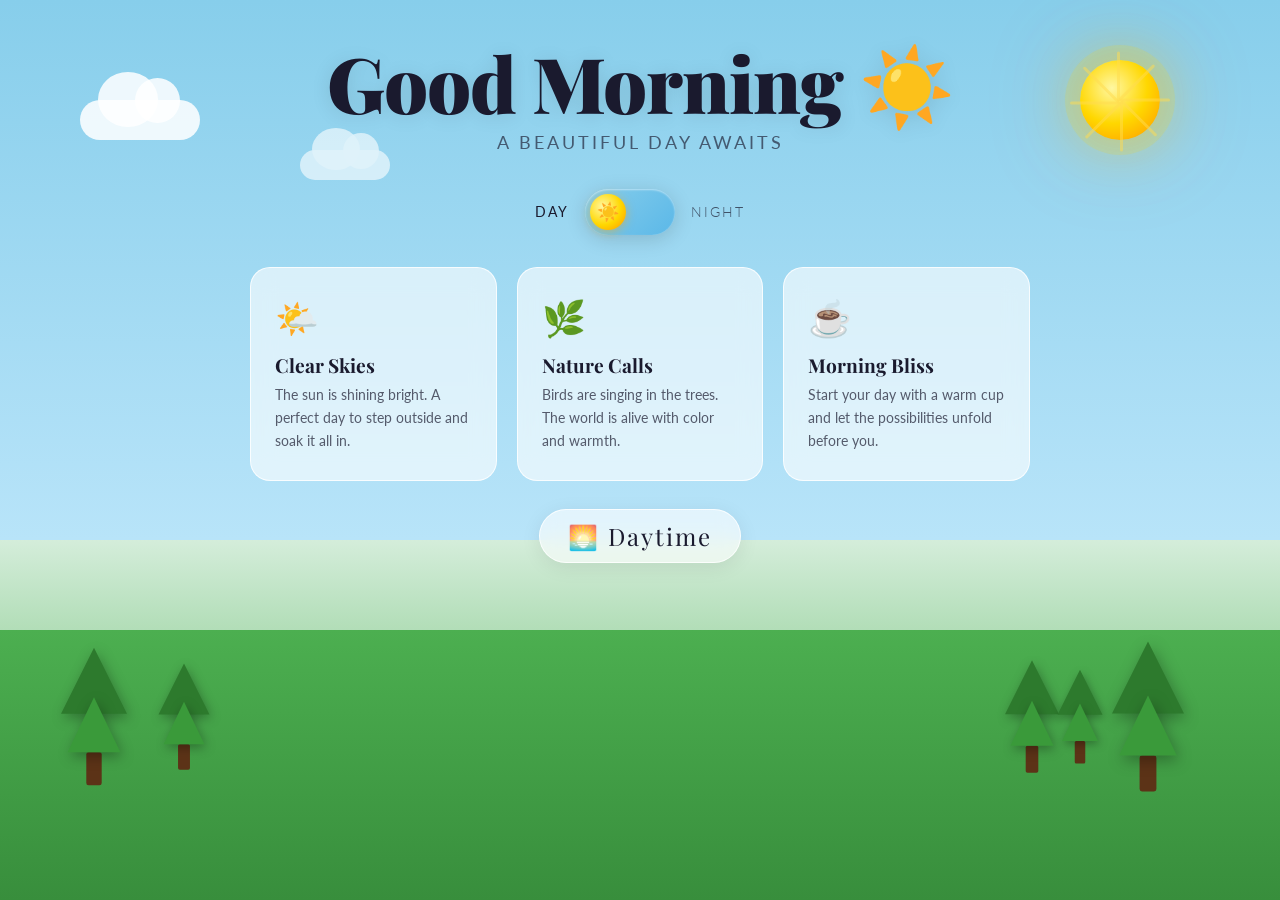
<file: day-night-toggle.html>
<!DOCTYPE html>
<html lang="en">
<head>
  <meta charset="UTF-8" />
  <meta name="viewport" content="width=device-width, initial-scale=1.0"/>
  <title>Day & Night</title>
  <link href="https://fonts.googleapis.com/css2?family=Playfair+Display:wght@400;700;900&family=Lato:wght@300;400&display=swap" rel="stylesheet"/>
  <style>
    *, *::before, *::after { box-sizing: border-box; margin: 0; padding: 0; }

    :root {
      --sky: #87ceeb;
      --ground: #4caf50;
      --text: #1a1a2e;
      --card: rgba(255,255,255,0.6);
      --card-border: rgba(255,255,255,0.8);
      --sun-moon: #FFD700;
      --transition: 1.2s cubic-bezier(0.77, 0, 0.175, 1);
    }

    body {
      font-family: 'Lato', sans-serif;
      min-height: 100vh;
      background: linear-gradient(180deg, var(--sky) 0%, #b8e4f9 60%, #d4edda 60%, var(--ground) 100%);
      display: flex;
      flex-direction: column;
      align-items: center;
      justify-content: flex-start;
      transition: background var(--transition), color var(--transition);
      overflow: hidden;
      position: relative;
    }

    body.night {
      --sky: #0a0e27;
      --ground: #1a3a1a;
      --text: #e8e8f0;
      --card: rgba(20, 25, 60, 0.6);
      --card-border: rgba(100, 120, 200, 0.3);
      background: linear-gradient(180deg, #0a0e27 0%, #1a1f4a 60%, #1a2a1a 60%, #0f2010 100%);
    }

    /* ── SKY ELEMENTS ── */
    .sky-layer {
      position: fixed;
      inset: 0;
      pointer-events: none;
      z-index: 0;
    }

    /* Sun */
    .sun {
      position: absolute;
      top: 60px;
      right: 120px;
      width: 80px;
      height: 80px;
      border-radius: 50%;
      background: radial-gradient(circle at 40% 35%, #fff7a1, #FFD700 50%, #ff9500);
      box-shadow: 0 0 0 15px rgba(255,215,0,0.15), 0 0 60px rgba(255,180,0,0.5), 0 0 100px rgba(255,160,0,0.3);
      transition: opacity var(--transition), transform var(--transition);
      animation: sun-float 6s ease-in-out infinite;
    }
    .night .sun { opacity: 0; transform: translateY(-120px); }

    @keyframes sun-float { 0%,100%{transform:translateY(0)} 50%{transform:translateY(-12px)} }

    /* Sun rays */
    .sun-rays {
      position: absolute;
      top: 50%; left: 50%;
      transform: translate(-50%,-50%);
      width: 130px; height: 130px;
      animation: spin 20s linear infinite;
      transition: opacity var(--transition);
    }
    .night .sun-rays { opacity: 0; }
    .sun-rays span {
      position: absolute;
      top: 50%; left: 50%;
      width: 50px; height: 3px;
      background: rgba(255,220,80,0.5);
      border-radius: 2px;
      transform-origin: 0 50%;
    }
    .sun-rays span:nth-child(1){transform:rotate(0deg) translateY(-50%)}
    .sun-rays span:nth-child(2){transform:rotate(45deg) translateY(-50%)}
    .sun-rays span:nth-child(3){transform:rotate(90deg) translateY(-50%)}
    .sun-rays span:nth-child(4){transform:rotate(135deg) translateY(-50%)}
    .sun-rays span:nth-child(5){transform:rotate(180deg) translateY(-50%)}
    .sun-rays span:nth-child(6){transform:rotate(225deg) translateY(-50%)}
    .sun-rays span:nth-child(7){transform:rotate(270deg) translateY(-50%)}
    .sun-rays span:nth-child(8){transform:rotate(315deg) translateY(-50%)}
    @keyframes spin { to { transform:translate(-50%,-50%) rotate(360deg) } }

    /* Moon */
    .moon {
      position: absolute;
      top: 60px;
      right: 120px;
      width: 70px;
      height: 70px;
      border-radius: 50%;
      background: radial-gradient(circle at 35% 35%, #fffde7, #e0e0e0);
      box-shadow: 0 0 0 10px rgba(220,220,255,0.08), 0 0 40px rgba(180,180,255,0.3);
      opacity: 0;
      transform: translateY(-120px);
      transition: opacity var(--transition), transform var(--transition);
      animation: moon-float 7s ease-in-out infinite;
    }
    .moon::before {
      content: '';
      position: absolute;
      top: 8px; right: 6px;
      width: 25px; height: 25px;
      border-radius: 50%;
      background: rgba(180,180,200,0.3);
    }
    .moon::after {
      content: '';
      position: absolute;
      top: 32px; right: 20px;
      width: 14px; height: 14px;
      border-radius: 50%;
      background: rgba(180,180,200,0.2);
    }
    .night .moon { opacity: 1; transform: translateY(0); }
    @keyframes moon-float { 0%,100%{transform:translateY(0)} 50%{transform:translateY(-10px)} }
    .night .moon { animation: moon-float 7s ease-in-out infinite; }

    /* Stars */
    .stars { position: absolute; inset: 0; }
    .star {
      position: absolute;
      border-radius: 50%;
      background: white;
      opacity: 0;
      transition: opacity 1s ease;
      animation: twinkle 3s ease-in-out infinite;
    }
    .night .star { opacity: 1; }
    @keyframes twinkle { 0%,100%{opacity:0.2} 50%{opacity:1} }

    /* Clouds */
    .cloud {
      position: absolute;
      border-radius: 50px;
      background: rgba(255,255,255,0.85);
      transition: opacity var(--transition), background var(--transition);
    }
    .cloud::before, .cloud::after {
      content: '';
      position: absolute;
      border-radius: 50%;
      background: inherit;
    }
    .cloud-1 { width:120px;height:40px;top:100px;left:80px; animation:cloud-drift 18s linear infinite; }
    .cloud-1::before { width:60px;height:55px;top:-28px;left:18px; }
    .cloud-1::after  { width:45px;height:45px;top:-22px;left:55px; }
    .cloud-2 { width:90px;height:30px;top:150px;left:300px; animation:cloud-drift 25s linear infinite 5s; opacity:.7; }
    .cloud-2::before { width:48px;height:42px;top:-22px;left:12px; }
    .cloud-2::after  { width:36px;height:36px;top:-17px;left:43px; }
    .night .cloud { background: rgba(80,90,130,0.4); }
    @keyframes cloud-drift { from{transform:translateX(0)} to{transform:translateX(110vw)} }

    /* Trees */
    .landscape {
      position: fixed;
      bottom: 0; left: 0; right: 0;
      height: 45vh;
      pointer-events: none;
      z-index: 1;
    }
    .tree {
      position: absolute;
      bottom: 30%;
      display: flex;
      flex-direction: column;
      align-items: center;
    }
    .tree-top {
      width: 0; height: 0;
      border-left: 30px solid transparent;
      border-right: 30px solid transparent;
      border-bottom: 60px solid #2d7a2d;
      transition: border-bottom-color var(--transition);
      filter: drop-shadow(2px 4px 6px rgba(0,0,0,0.3));
    }
    .night .tree-top { border-bottom-color: #0d3d0d; }
    .tree-top-2 {
      margin-top: -15px;
      border-left-width: 24px;
      border-right-width: 24px;
      border-bottom-width: 50px;
      border-bottom-color: #3a9a3a;
    }
    .night .tree-top-2 { border-bottom-color: #1a5a1a; }
    .tree-trunk {
      width: 14px; height: 30px;
      background: #5c3317;
      border-radius: 2px;
      transition: background var(--transition);
    }
    .night .tree-trunk { background: #2a1508; }
    .tree-1 { left: 5%; transform: scale(1.1); }
    .tree-2 { left: 12%; transform: scale(0.85); }
    .tree-3 { right: 8%; transform: scale(1.2); }
    .tree-4 { right: 17%; transform: scale(0.9); }
    .tree-5 { left: 82%; transform: scale(0.75); }

    /* Ground strip */
    .ground-strip {
      position: fixed;
      bottom: 0; left: 0; right: 0;
      height: 30%;
      background: linear-gradient(to bottom, #4caf50, #388e3c);
      transition: background var(--transition);
      z-index: 0;
    }
    .night .ground-strip { background: linear-gradient(to bottom, #1a3a1a, #0d200d); }

    /* ── MAIN CONTENT ── */
    .content {
      position: relative;
      z-index: 10;
      display: flex;
      flex-direction: column;
      align-items: center;
      padding: 40px 20px 0;
      width: 100%;
      max-width: 900px;
    }

    h1 {
      font-family: 'Playfair Display', serif;
      font-size: clamp(2.5rem, 6vw, 5rem);
      font-weight: 900;
      color: var(--text);
      letter-spacing: -1px;
      text-align: center;
      line-height: 1.1;
      transition: color var(--transition);
      text-shadow: 0 2px 20px rgba(0,0,0,0.1);
    }
    body.night h1 { text-shadow: 0 2px 20px rgba(100,150,255,0.3); }

    .subtitle {
      font-size: 1.1rem;
      letter-spacing: 3px;
      text-transform: uppercase;
      color: var(--text);
      opacity: 0.65;
      margin-top: 8px;
      transition: color var(--transition);
    }

    /* ── TOGGLE ── */
    .toggle-wrapper {
      margin: 36px 0 32px;
      display: flex;
      align-items: center;
      gap: 16px;
    }
    .toggle-label {
      font-size: 0.85rem;
      letter-spacing: 2px;
      text-transform: uppercase;
      color: var(--text);
      opacity: 0.7;
      transition: color var(--transition), opacity 0.3s;
      font-weight: 300;
    }
    .toggle-label.active { opacity: 1; font-weight: 400; }

    .toggle-btn {
      position: relative;
      width: 90px;
      height: 46px;
      background: linear-gradient(135deg, #87ceeb, #5bb8e8);
      border-radius: 23px;
      border: none;
      cursor: pointer;
      transition: background var(--transition);
      box-shadow: 0 4px 20px rgba(0,0,0,0.15), inset 0 1px 2px rgba(255,255,255,0.5);
      flex-shrink: 0;
    }
    .night .toggle-btn {
      background: linear-gradient(135deg, #1a1f4a, #0d1130);
      box-shadow: 0 4px 20px rgba(0,0,0,0.4), 0 0 20px rgba(100,120,255,0.2);
    }
    .toggle-thumb {
      position: absolute;
      top: 5px; left: 5px;
      width: 36px; height: 36px;
      border-radius: 50%;
      background: radial-gradient(circle at 35% 35%, #fff7a1, #FFD700 55%, #ff9500);
      box-shadow: 0 2px 10px rgba(255,165,0,0.5);
      transition: transform var(--transition), background var(--transition), box-shadow var(--transition);
      display: flex; align-items: center; justify-content: center;
      font-size: 18px;
    }
    .night .toggle-thumb {
      transform: translateX(44px);
      background: radial-gradient(circle at 35% 35%, #fffde7, #e0e0e0 70%);
      box-shadow: 0 2px 10px rgba(200,200,255,0.5);
    }

    /* ── CARDS ── */
    .cards {
      display: grid;
      grid-template-columns: repeat(auto-fit, minmax(230px, 1fr));
      gap: 20px;
      width: 100%;
      max-width: 800px;
      padding: 0 10px;
    }
    .card {
      background: var(--card);
      border: 1px solid var(--card-border);
      backdrop-filter: blur(12px);
      border-radius: 20px;
      padding: 28px 24px;
      transition: background var(--transition), border-color var(--transition), transform 0.3s ease, box-shadow 0.3s;
      cursor: default;
    }
    .card:hover { transform: translateY(-6px); box-shadow: 0 16px 40px rgba(0,0,0,0.12); }
    .card-icon { font-size: 2.2rem; margin-bottom: 12px; display: block; }
    .card-title {
      font-family: 'Playfair Display', serif;
      font-size: 1.2rem;
      font-weight: 700;
      color: var(--text);
      transition: color var(--transition);
      margin-bottom: 6px;
    }
    .card-text {
      font-size: 0.88rem;
      line-height: 1.6;
      color: var(--text);
      opacity: 0.7;
      transition: color var(--transition);
    }

    /* Time display */
    .time-badge {
      margin-top: 28px;
      padding: 10px 28px;
      border-radius: 40px;
      background: var(--card);
      border: 1px solid var(--card-border);
      backdrop-filter: blur(10px);
      font-family: 'Playfair Display', serif;
      font-size: 1.5rem;
      color: var(--text);
      letter-spacing: 2px;
      transition: all var(--transition);
      box-shadow: 0 4px 20px rgba(0,0,0,0.08);
    }

    /* Fireflies */
    .firefly {
      position: fixed;
      width: 6px;
      height: 6px;
      border-radius: 50%;
      background: #aaff66;
      box-shadow: 0 0 6px 3px rgba(170,255,100,0.6);
      opacity: 0;
      pointer-events: none;
      z-index: 5;
      transition: opacity 1s ease;
      animation: fly 8s ease-in-out infinite;
    }
    .night .firefly { opacity: 1; }
    @keyframes fly {
      0%   { transform: translate(0,0); opacity:0.8; }
      25%  { transform: translate(40px,-30px); opacity:0.3; }
      50%  { transform: translate(-20px,-60px); opacity:0.9; }
      75%  { transform: translate(-50px,-20px); opacity:0.4; }
      100% { transform: translate(0,0); opacity:0.8; }
    }
  </style>
</head>
<body>

  <!-- Sky -->
  <div class="sky-layer">
    <div class="sun">
      <div class="sun-rays">
        <span></span><span></span><span></span><span></span>
        <span></span><span></span><span></span><span></span>
      </div>
    </div>
    <div class="moon"></div>
    <div class="stars" id="stars"></div>
    <div class="cloud cloud-1"></div>
    <div class="cloud cloud-2"></div>
  </div>

  <!-- Ground -->
  <div class="ground-strip"></div>

  <!-- Trees -->
  <div class="landscape">
    <div class="tree tree-1">
      <div class="tree-top"></div>
      <div class="tree-top tree-top-2"></div>
      <div class="tree-trunk"></div>
    </div>
    <div class="tree tree-2">
      <div class="tree-top"></div>
      <div class="tree-top tree-top-2"></div>
      <div class="tree-trunk"></div>
    </div>
    <div class="tree tree-3">
      <div class="tree-top"></div>
      <div class="tree-top tree-top-2"></div>
      <div class="tree-trunk"></div>
    </div>
    <div class="tree tree-4">
      <div class="tree-top"></div>
      <div class="tree-top tree-top-2"></div>
      <div class="tree-trunk"></div>
    </div>
    <div class="tree tree-5">
      <div class="tree-top"></div>
      <div class="tree-top tree-top-2"></div>
      <div class="tree-trunk"></div>
    </div>
  </div>

  <!-- Fireflies -->
  <div class="firefly" style="top:65%;left:20%;animation-delay:0s;animation-duration:9s"></div>
  <div class="firefly" style="top:72%;left:45%;animation-delay:2s;animation-duration:11s"></div>
  <div class="firefly" style="top:60%;left:70%;animation-delay:4s;animation-duration:8s"></div>
  <div class="firefly" style="top:68%;left:88%;animation-delay:1s;animation-duration:13s"></div>
  <div class="firefly" style="top:75%;left:35%;animation-delay:3s;animation-duration:10s"></div>

  <!-- Main Content -->
  <div class="content">
    <h1 id="title">Good Morning ☀️</h1>
    <p class="subtitle" id="subtitle">A beautiful day awaits</p>

    <div class="toggle-wrapper">
      <span class="toggle-label active" id="day-label">Day</span>
      <button class="toggle-btn" id="toggleBtn" aria-label="Toggle day/night">
        <div class="toggle-thumb" id="thumb">☀️</div>
      </button>
      <span class="toggle-label" id="night-label">Night</span>
    </div>

    <div class="cards">
      <div class="card">
        <span class="card-icon" id="card1-icon">🌤️</span>
        <div class="card-title" id="card1-title">Clear Skies</div>
        <p class="card-text" id="card1-text">The sun is shining bright. A perfect day to step outside and soak it all in.</p>
      </div>
      <div class="card">
        <span class="card-icon" id="card2-icon">🌿</span>
        <div class="card-title" id="card2-title">Nature Calls</div>
        <p class="card-text" id="card2-text">Birds are singing in the trees. The world is alive with color and warmth.</p>
      </div>
      <div class="card">
        <span class="card-icon" id="card3-icon">☕</span>
        <div class="card-title" id="card3-title">Morning Bliss</div>
        <p class="card-text" id="card3-text">Start your day with a warm cup and let the possibilities unfold before you.</p>
      </div>
    </div>

    <div class="time-badge" id="timeBadge">🌅 Daytime</div>
  </div>

  <script>
    const body = document.body;
    const btn = document.getElementById('toggleBtn');
    const thumb = document.getElementById('thumb');
    const title = document.getElementById('title');
    const subtitle = document.getElementById('subtitle');
    const dayLabel = document.getElementById('day-label');
    const nightLabel = document.getElementById('night-label');
    const timeBadge = document.getElementById('timeBadge');
    const c1i = document.getElementById('card1-icon');
    const c1t = document.getElementById('card1-title');
    const c1x = document.getElementById('card1-text');
    const c2i = document.getElementById('card2-icon');
    const c2t = document.getElementById('card2-title');
    const c2x = document.getElementById('card2-text');
    const c3i = document.getElementById('card3-icon');
    const c3t = document.getElementById('card3-title');
    const c3x = document.getElementById('card3-text');

    let isNight = false;

    // Generate stars
    const starsContainer = document.getElementById('stars');
    for (let i = 0; i < 80; i++) {
      const s = document.createElement('div');
      s.className = 'star';
      const size = Math.random() * 3 + 1;
      s.style.cssText = `
        width:${size}px;height:${size}px;
        top:${Math.random()*60}%;
        left:${Math.random()*100}%;
        animation-delay:${Math.random()*4}s;
        animation-duration:${2+Math.random()*3}s;
      `;
      starsContainer.appendChild(s);
    }

    btn.addEventListener('click', () => {
      isNight = !isNight;
      body.classList.toggle('night', isNight);

      if (isNight) {
        thumb.textContent = '🌙';
        title.textContent = 'Good Evening 🌙';
        subtitle.textContent = 'The night is young and peaceful';
        dayLabel.classList.remove('active');
        nightLabel.classList.add('active');
        timeBadge.textContent = '🌌 Nighttime';
        c1i.textContent = '🌟'; c1t.textContent = 'Starry Sky'; c1x.textContent = 'Thousands of stars paint the dark canvas. Each one a story from billions of years ago.';
        c2i.textContent = '🦋'; c2t.textContent = 'Night Critters'; c2x.textContent = 'Crickets sing their evening chorus. Fireflies dance their slow golden waltz.';
        c3i.textContent = '🍵'; c3t.textContent = 'Cozy Hours'; c3x.textContent = 'Wind down with a warm drink. The night wraps you in its quiet, restful embrace.';
      } else {
        thumb.textContent = '☀️';
        title.textContent = 'Good Morning ☀️';
        subtitle.textContent = 'A beautiful day awaits';
        dayLabel.classList.add('active');
        nightLabel.classList.remove('active');
        timeBadge.textContent = '🌅 Daytime';
        c1i.textContent = '🌤️'; c1t.textContent = 'Clear Skies'; c1x.textContent = 'The sun is shining bright. A perfect day to step outside and soak it all in.';
        c2i.textContent = '🌿'; c2t.textContent = 'Nature Calls'; c2x.textContent = 'Birds are singing in the trees. The world is alive with color and warmth.';
        c3i.textContent = '☕'; c3t.textContent = 'Morning Bliss'; c3x.textContent = 'Start your day with a warm cup and let the possibilities unfold before you.';
      }
    });
  </script>
</body>
</html>
</file>
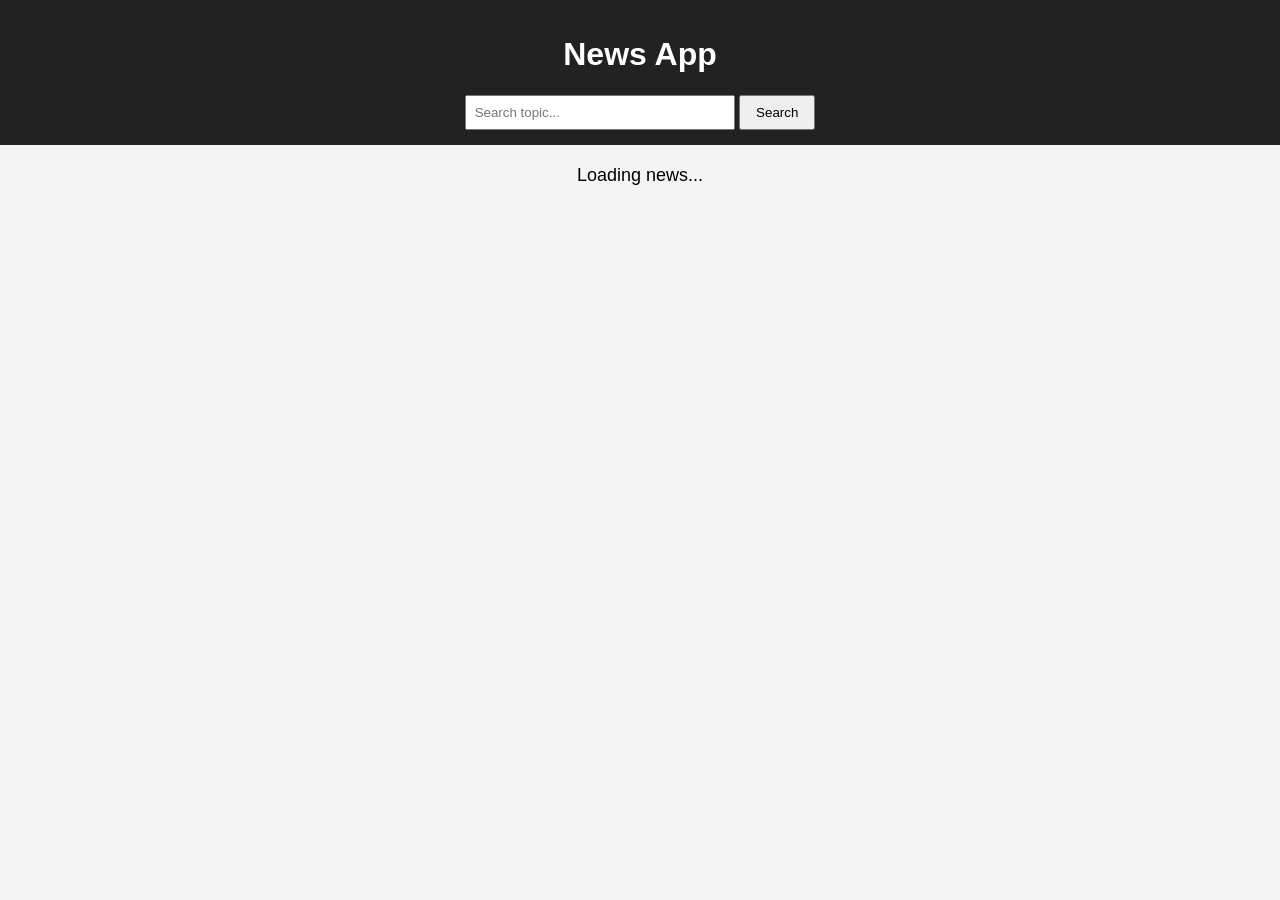
<file: newsApp.html>
<!DOCTYPE html>
<html lang="en">

<head>
    <meta charset="UTF-8">
    <title>Simple News App</title>

    <style>
        body {
            font-family: Arial, Helvetica, sans-serif;
            margin: 0;
            background: #f4f4f4;
        }

        header {
            background: #222;
            color: white;
            padding: 15px;
            text-align: center;
        }

        .search-box {
            margin-top: 10px;
        }

        input {
            padding: 8px;
            width: 250px;
        }

        button {
            padding: 8px 15px;
            cursor: pointer;
        }

        .container {
            width: 90%;
            margin: auto;
            display: grid;
            grid-template-columns: repeat(auto-fit, minmax(280px, 1fr));
            gap: 20px;
            padding: 20px;
        }

        .card {
            background: white;
            padding: 15px;
            border-radius: 8px;
            box-shadow: 0 2px 5px rgba(0, 0, 0, 0.2);
        }

        .card h3 {
            margin: 0 0 10px 0;
        }

        .card a {
            color: #0077cc;
            text-decoration: none;
        }

        .loading {
            text-align: center;
            font-size: 18px;
            padding: 20px;
        }
    </style>
</head>

<body>

    <header>
        <h1>News App</h1>

        <div class="search-box">
            <input type="text" id="searchInput" placeholder="Search topic...">
            <button onclick="searchNews()">Search</button>
        </div>

    </header>

    <div id="loading" class="loading"></div>

    <div class="container" id="newsContainer"></div>

    <script>

        async function fetchNews(query) {

            document.getElementById("loading").innerText = "Loading news...";

            const url = `https://hn.algolia.com/api/v1/search?query=${query}`;

            const res = await fetch(url);
            const data = await res.json();

            console.log("data:", data);

            showNews(data.hits);

            document.getElementById("loading").innerText = "";

        }

        function showNews(news) {

            const container = document.getElementById("newsContainer");

            container.innerHTML = "";

            news.forEach(item => {

                const card = document.createElement("div");
                card.className = "card";

                card.innerHTML = `
<h3>${item.title || "No Title Available"}</h3>
<p>Author: ${item.author}</p>
<a href="${item.url}" target="_blank">Read More</a>
`;

                container.appendChild(card);

            });

        }

        function searchNews() {

            const query = document.getElementById("searchInput").value;

            if (query.trim() !== "") {
                fetchNews(query);
            }

        }

        window.onload = function () {

            // Default news when page loads
            fetchNews("technology");

        };

    </script>

</body>

</html>
</file>
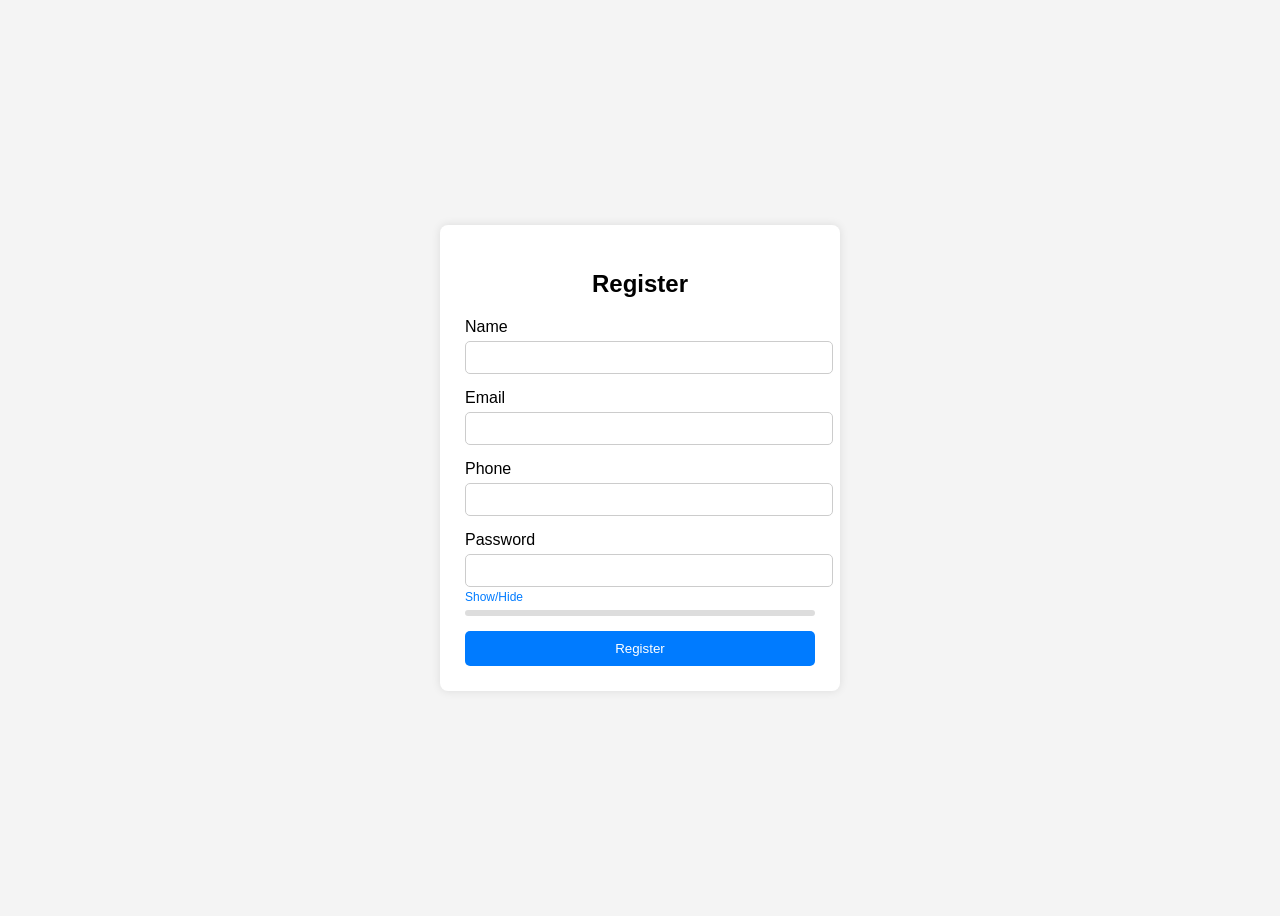
<file: registration_form.html>
<!DOCTYPE html>
<html lang="en">
<head>
<meta charset="UTF-8">
<title>Registration Form</title>

<style>
    body{
    font-family: Arial, sans-serif;
    background:#f4f4f4;
    display:flex;
    justify-content:center;
    align-items:center;
    height:100vh;
    }

    .container{
    background:white;
    padding:25px;
    width:350px;
    border-radius:8px;
    box-shadow:0 0 10px rgba(0,0,0,0.1);
    }

    h2{
    text-align:center;
    }

    .input-group{
    margin-bottom:15px;
    }

    input{
    width:100%;
    padding:8px;
    margin-top:5px;
    border:1px solid #ccc;
    border-radius:5px;
    }

    .error{
    color:red;
    font-size:12px;
    }

    .success{
    color:green;
    font-size:12px;
    }

    .strength{
    height:6px;
    border-radius:5px;
    margin-top:5px;
    background:#ddd;
    }

    .strength-bar{
    height:100%;
    width:0%;
    border-radius:5px;
    }

    button{
    width:100%;
    padding:10px;
    background:#007BFF;
    border:none;
    color:white;
    border-radius:5px;
    cursor:pointer;
    }

    button:hover{
    background:#0056b3;
    }

    .toggle{
    cursor:pointer;
    font-size:12px;
    color:#007BFF;
    margin-top:3px;
    display:inline-block;
    }
</style>
</head>

<body>

    <div class="container">

    <h2>Register</h2>

    <form id="regForm">

    <div class="input-group">
    <label>Name</label>
    <input type="text" id="name">
    <div id="nameError" class="error"></div>
    </div>

    <div class="input-group">
    <label>Email</label>
    <input type="email" id="email">
    <div id="emailError" class="error"></div>
    </div>

    <div class="input-group">
    <label>Phone</label>
    <input type="text" id="phone">
    <div id="phoneError" class="error"></div>
    </div>

    <div class="input-group">
    <label>Password</label>
    <input type="password" id="password">
    <span class="toggle" onclick="togglePassword()">Show/Hide</span>

    <div class="strength">
    <div class="strength-bar" id="strengthBar"></div>
    </div>

    <div id="passwordError" class="error"></div>
    </div>

    <button type="submit">Register</button>

    </form>

    </div>

    <script>

        const form = document.getElementById("regForm")

        const nameInput = document.getElementById("name")
        const emailInput = document.getElementById("email")
        const phoneInput = document.getElementById("phone")
        const passwordInput = document.getElementById("password")

        const nameError = document.getElementById("nameError")
        const emailError = document.getElementById("emailError")
        const phoneError = document.getElementById("phoneError")
        const passwordError = document.getElementById("passwordError")

        const strengthBar = document.getElementById("strengthBar")

        function validateName(){
        if(nameInput.value.length < 3){
        nameError.textContent="Name must be at least 3 characters"
        return false
        }
        nameError.textContent=""
        return true
        }

        function validateEmail(){
        const pattern=/^[^ ]+@[^ ]+\.[a-z]{2,3}$/
        if(!pattern.test(emailInput.value)){
        emailError.textContent="Invalid email"
        return false
        }
        emailError.textContent=""
        return true
        }

        function validatePhone(){
        const pattern=/^[0-9]{10}$/
        if(!pattern.test(phoneInput.value)){
        phoneError.textContent="Phone must be 10 digits"
        return false
        }
        phoneError.textContent=""
        return true
        }

        function checkPasswordStrength(){

        let val=passwordInput.value
        let strength=0

        if(val.length>=6) strength++
        if(/[A-Z]/.test(val)) strength++
        if(/[0-9]/.test(val)) strength++
        if(/[^A-Za-z0-9]/.test(val)) strength++

        let width=0
        let color="red"

        if(strength===1){
        width=25
        color="red"
        }
        else if(strength===2){
        width=50
        color="orange"
        }
        else if(strength===3){
        width=75
        color="yellowgreen"
        }
        else if(strength===4){
        width=100
        color="green"
        }

        strengthBar.style.width=width+"%"
        strengthBar.style.background=color
        }

        function validatePassword(){
        if(passwordInput.value.length < 6){
        passwordError.textContent="Password must be at least 6 characters"
        return false
        }
        passwordError.textContent=""
        return true
        }

        function togglePassword(){
        if(passwordInput.type==="password"){
        passwordInput.type="text"
        }else{
        passwordInput.type="password"
        }
        }

        nameInput.addEventListener("input",validateName)
        emailInput.addEventListener("input",validateEmail)
        phoneInput.addEventListener("input",validatePhone)

        passwordInput.addEventListener("input",()=>{
        checkPasswordStrength()
        validatePassword()
        })

        form.addEventListener("submit",(e)=>{

        e.preventDefault()

        let valid =
        validateName() &
        validateEmail() &
        validatePhone() &
        validatePassword()

        if(!valid) return

        let submission={
        name:nameInput.value,
        email:emailInput.value,
        phone:phoneInput.value,
        password:passwordInput.value,
        date:new Date().toLocaleString()
        }

        let submissions=JSON.parse(localStorage.getItem("submissions")) || []

        submissions.push(submission)

        localStorage.setItem("submissions",JSON.stringify(submissions))

        alert("Registration Saved!")

        form.reset()
        strengthBar.style.width="0%"

        })

    </script>

</body>
</html>
</file>
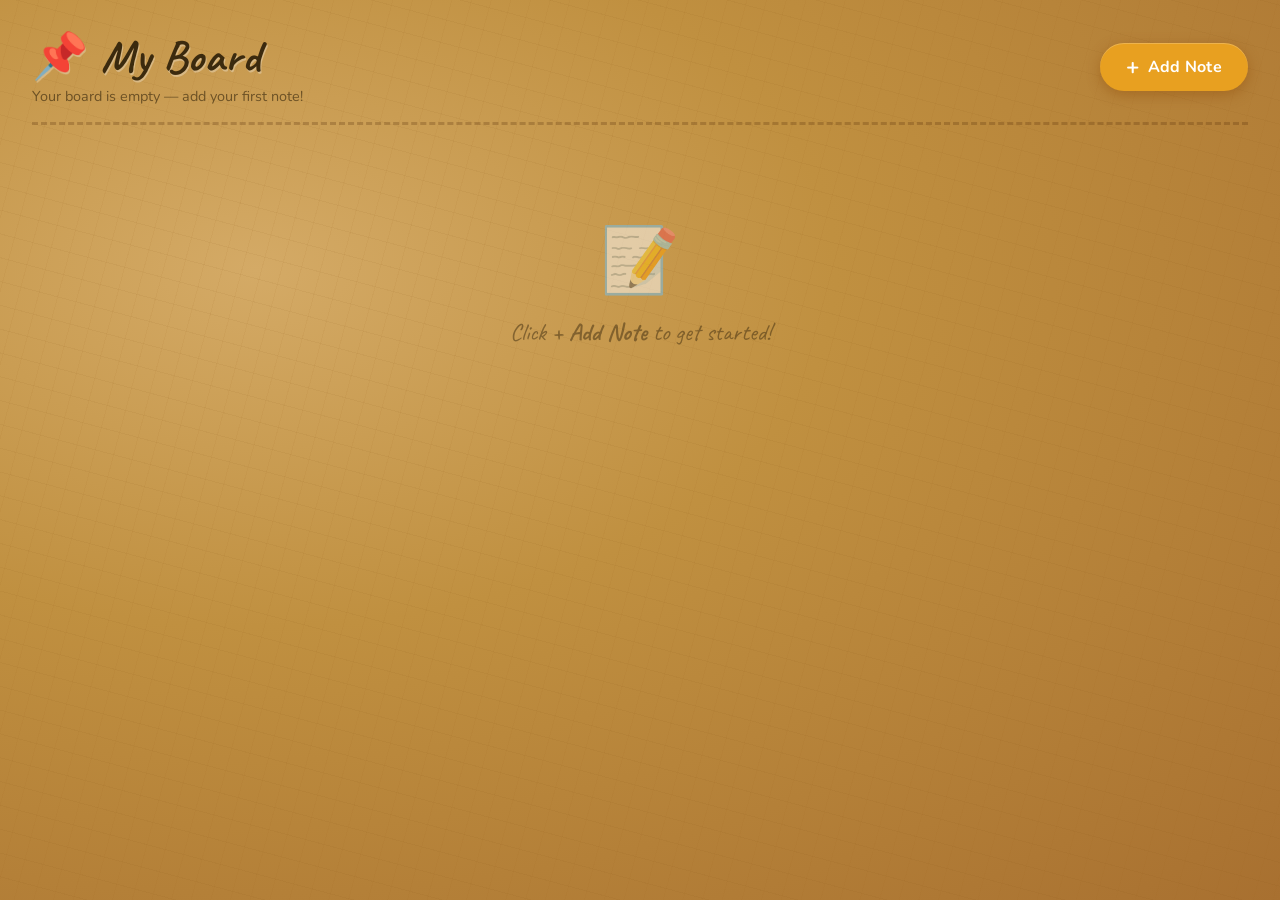
<file: todo.html>
<!doctype html>
<html lang="en">
  <head>
    <meta charset="UTF-8" />
    <meta name="viewport" content="width=device-width, initial-scale=1.0" />
    <title>Sticky Notes</title>
    <link
      href="https://fonts.googleapis.com/css2?family=Caveat:wght@400;600;700&family=Nunito:wght@400;600;700&display=swap"
      rel="stylesheet"
    />
    <style>
      *,
      *::before,
      *::after {
        box-sizing: border-box;
        margin: 0;
        padding: 0;
      }

      :root {
        --cork: #c8a96e;
        --cork-dark: #a8844a;
        --bg: #8b6914;
        --cream: #fdf6e3;
        --text-dark: #3b2a0e;
        --shadow: rgba(40, 20, 5, 0.35);
      }

      body {
        font-family: "Nunito", sans-serif;
        background: var(--bg);
        min-height: 100vh;
        overflow-x: hidden;
      }

      body::before {
        content: "";
        position: fixed;
        inset: 0;
        z-index: 0;
        border: 22px solid #5c3d11;
        box-shadow:
          inset 0 0 0 4px #7a5220,
          inset 0 0 0 7px #3d2509;
        pointer-events: none;
      }

      #board {
        position: relative;
        z-index: 1;
        min-height: 100vh;
        padding: 28px 32px 100px;
        background:
          repeating-linear-gradient(
            105deg,
            transparent,
            transparent 18px,
            rgba(160, 100, 30, 0.07) 18px,
            rgba(160, 100, 30, 0.07) 19px
          ),
          repeating-linear-gradient(
            15deg,
            transparent,
            transparent 22px,
            rgba(120, 70, 10, 0.06) 22px,
            rgba(120, 70, 10, 0.06) 23px
          ),
          radial-gradient(
            ellipse at 20% 30%,
            #d4aa66 0%,
            #c09040 40%,
            #a87030 100%
          );
      }

      header {
        display: flex;
        align-items: center;
        justify-content: space-between;
        flex-wrap: wrap;
        gap: 14px;
        margin-bottom: 32px;
        padding-bottom: 16px;
        border-bottom: 3px dashed rgba(80, 40, 5, 0.25);
      }

      .title-wrap h1 {
        font-family: "Caveat", cursive;
        font-size: 2.8rem;
        font-weight: 700;
        color: var(--text-dark);
        text-shadow: 1px 2px 0 rgba(255, 255, 255, 0.3);
        letter-spacing: 1px;
      }
      .title-wrap p {
        font-size: 0.9rem;
        color: rgba(59, 42, 14, 0.65);
        margin-top: 2px;
      }

      #add-btn {
        background: #e8a020;
        color: #fff;
        border: none;
        border-radius: 50px;
        padding: 13px 26px;
        font-family: "Nunito", sans-serif;
        font-size: 1rem;
        font-weight: 700;
        cursor: pointer;
        box-shadow:
          0 4px 14px rgba(140, 70, 0, 0.4),
          inset 0 1px 0 rgba(255, 255, 255, 0.2);
        display: flex;
        align-items: center;
        gap: 8px;
        transition:
          transform 0.15s,
          box-shadow 0.15s,
          background 0.15s;
        letter-spacing: 0.3px;
      }
      #add-btn:hover {
        background: #d4900a;
        transform: translateY(-2px);
        box-shadow: 0 7px 20px rgba(140, 70, 0, 0.45);
      }
      #add-btn:active {
        transform: translateY(0);
      }
      #add-btn .plus {
        font-size: 1.4rem;
        line-height: 1;
      }

      #notes-grid {
        display: grid;
        grid-template-columns: repeat(auto-fill, minmax(220px, 1fr));
        gap: 28px 22px;
      }

      #empty {
        grid-column: 1/-1;
        text-align: center;
        padding: 60px 20px;
        color: rgba(59, 42, 14, 0.5);
      }
      #empty .emoji {
        font-size: 4rem;
        display: block;
        margin-bottom: 12px;
      }
      #empty p {
        font-family: "Caveat", cursive;
        font-size: 1.5rem;
      }

      .note {
        position: relative;
        border-radius: 3px;
        padding: 40px 18px 18px;
        min-height: 180px;
        box-shadow:
          3px 5px 18px var(--shadow),
          1px 1px 0 rgba(255, 255, 255, 0.15) inset;
        animation: dropIn 0.35s cubic-bezier(0.22, 1.2, 0.4, 1) both;
        cursor: default;
        word-break: break-word;
        display: flex;
        flex-direction: column;
        transition:
          transform 0.2s,
          box-shadow 0.2s;
      }
      .note:hover {
        transform: rotate(0deg) scale(1.03) translateY(-3px) !important;
        box-shadow: 5px 10px 28px var(--shadow);
      }

      @keyframes dropIn {
        from {
          opacity: 0;
          transform: scale(0.85) translateY(-20px);
        }
        to {
          opacity: 1;
        }
      }

      .note::before {
        content: "";
        position: absolute;
        top: -10px;
        left: 50%;
        transform: translateX(-50%);
        width: 20px;
        height: 20px;
        border-radius: 50%;
        background: radial-gradient(circle at 35% 35%, #ff7070, #cc1f1f);
        box-shadow:
          0 2px 8px rgba(0, 0, 0, 0.45),
          inset 0 1px 2px rgba(255, 180, 180, 0.5);
        z-index: 2;
      }

      .note-text {
        font-family: "Caveat", cursive;
        font-size: 1.25rem;
        line-height: 1.55;
        color: #2d1f08;
        flex: 1;
        white-space: pre-wrap;
      }

      .note-footer {
        display: flex;
        align-items: center;
        justify-content: space-between;
        margin-top: 14px;
        gap: 6px;
      }
      .note-date {
        font-size: 0.72rem;
        color: rgba(40, 20, 5, 0.45);
        font-family: "Nunito", sans-serif;
      }
      .note-actions {
        display: flex;
        gap: 6px;
      }

      .btn-icon {
        background: rgba(0, 0, 0, 0.08);
        border: none;
        border-radius: 6px;
        width: 30px;
        height: 30px;
        cursor: pointer;
        font-size: 0.85rem;
        display: flex;
        align-items: center;
        justify-content: center;
        transition:
          background 0.15s,
          transform 0.1s;
      }
      .btn-icon:hover {
        background: rgba(0, 0, 0, 0.18);
        transform: scale(1.15);
      }

      .note-colors-strip {
        position: absolute;
        top: 10px;
        left: 16px;
        display: flex;
        gap: 6px;
      }
      .color-dot {
        width: 14px;
        height: 14px;
        border-radius: 50%;
        cursor: pointer;
        border: 2px solid rgba(0, 0, 0, 0.15);
        transition:
          transform 0.15s,
          border-color 0.15s;
      }
      .color-dot:hover,
      .color-dot.active {
        transform: scale(1.35);
        border-color: rgba(0, 0, 0, 0.45);
      }

      #modal-overlay {
        display: none;
        position: fixed;
        inset: 0;
        z-index: 200;
        background: rgba(20, 10, 0, 0.6);
        backdrop-filter: blur(3px);
        align-items: center;
        justify-content: center;
        padding: 20px;
      }
      #modal-overlay.open {
        display: flex;
      }

      #modal {
        background: var(--cream);
        border-radius: 12px;
        width: 100%;
        max-width: 420px;
        padding: 32px 28px 24px;
        box-shadow: 0 24px 64px rgba(0, 0, 0, 0.5);
        animation: modalIn 0.3s cubic-bezier(0.22, 1.2, 0.4, 1);
        position: relative;
      }
      @keyframes modalIn {
        from {
          opacity: 0;
          transform: scale(0.88) translateY(20px);
        }
        to {
          opacity: 1;
          transform: none;
        }
      }

      #modal h2 {
        font-family: "Caveat", cursive;
        font-size: 1.8rem;
        color: var(--text-dark);
        margin-bottom: 18px;
      }

      #modal-preview-strip {
        display: flex;
        gap: 10px;
        margin-bottom: 18px;
        flex-wrap: wrap;
      }
      .modal-color-chip {
        width: 36px;
        height: 36px;
        border-radius: 8px;
        cursor: pointer;
        border: 3px solid transparent;
        box-shadow: 0 2px 6px rgba(0, 0, 0, 0.2);
        transition:
          transform 0.15s,
          border-color 0.15s;
      }
      .modal-color-chip:hover {
        transform: scale(1.12);
      }
      .modal-color-chip.selected {
        border-color: #3b2a0e;
        transform: scale(1.12);
      }

      #note-textarea {
        width: 100%;
        min-height: 130px;
        border: 2px solid rgba(59, 42, 14, 0.18);
        border-radius: 8px;
        padding: 12px 14px;
        font-family: "Caveat", cursive;
        font-size: 1.2rem;
        line-height: 1.55;
        color: #2d1f08;
        resize: vertical;
        outline: none;
        background: rgba(255, 255, 255, 0.7);
        transition:
          border-color 0.2s,
          background 0.2s;
      }
      #note-textarea:focus {
        border-color: #e8a020;
        background: #fff;
      }
      #char-count {
        text-align: right;
        font-size: 0.75rem;
        color: rgba(59, 42, 14, 0.45);
        margin-top: 4px;
      }

      .modal-actions {
        display: flex;
        gap: 10px;
        margin-top: 18px;
        justify-content: flex-end;
      }

      .btn-cancel {
        background: rgba(59, 42, 14, 0.1);
        border: none;
        border-radius: 8px;
        padding: 10px 20px;
        font-family: "Nunito", sans-serif;
        font-size: 0.95rem;
        font-weight: 600;
        cursor: pointer;
        color: var(--text-dark);
        transition: background 0.15s;
      }
      .btn-cancel:hover {
        background: rgba(59, 42, 14, 0.18);
      }

      .btn-save {
        background: #e8a020;
        border: none;
        border-radius: 8px;
        padding: 10px 24px;
        font-family: "Nunito", sans-serif;
        font-size: 0.95rem;
        font-weight: 700;
        cursor: pointer;
        color: #fff;
        box-shadow: 0 3px 12px rgba(140, 70, 0, 0.35);
        transition:
          background 0.15s,
          transform 0.1s;
      }
      .btn-save:hover {
        background: #d4900a;
        transform: translateY(-1px);
      }
      .btn-save:disabled {
        background: #ccc;
        cursor: default;
        transform: none;
        box-shadow: none;
      }

      #delete-overlay {
        display: none;
        position: fixed;
        inset: 0;
        z-index: 300;
        background: rgba(20, 10, 0, 0.65);
        backdrop-filter: blur(4px);
        align-items: center;
        justify-content: center;
        padding: 20px;
      }
      #delete-overlay.open {
        display: flex;
      }
      #delete-box {
        background: var(--cream);
        border-radius: 12px;
        padding: 28px 28px 22px;
        max-width: 340px;
        width: 100%;
        text-align: center;
        box-shadow: 0 20px 50px rgba(0, 0, 0, 0.5);
        animation: modalIn 0.25s ease both;
      }
      #delete-box .del-icon {
        font-size: 2.8rem;
        margin-bottom: 10px;
      }
      #delete-box h3 {
        font-family: "Caveat", cursive;
        font-size: 1.6rem;
        color: var(--text-dark);
        margin-bottom: 8px;
      }
      #delete-box p {
        font-size: 0.9rem;
        color: rgba(59, 42, 14, 0.6);
        margin-bottom: 20px;
      }
      .del-actions {
        display: flex;
        gap: 10px;
        justify-content: center;
      }
      .btn-del-confirm {
        background: #e53935;
        color: #fff;
        border: none;
        border-radius: 8px;
        padding: 10px 22px;
        font-family: "Nunito", sans-serif;
        font-size: 0.95rem;
        font-weight: 700;
        cursor: pointer;
        box-shadow: 0 3px 10px rgba(180, 0, 0, 0.3);
        transition:
          background 0.15s,
          transform 0.1s;
      }
      .btn-del-confirm:hover {
        background: #c62828;
        transform: translateY(-1px);
      }

      #toast {
        position: fixed;
        bottom: 32px;
        left: 50%;
        transform: translateX(-50%) translateY(20px);
        background: #3b2a0e;
        color: #fdf6e3;
        border-radius: 50px;
        padding: 10px 24px;
        font-size: 0.9rem;
        font-family: "Nunito", sans-serif;
        opacity: 0;
        pointer-events: none;
        transition:
          opacity 0.3s,
          transform 0.3s;
        z-index: 999;
      }
      #toast.show {
        opacity: 1;
        transform: translateX(-50%) translateY(0);
      }

      ::-webkit-scrollbar {
        width: 8px;
      }
      ::-webkit-scrollbar-track {
        background: rgba(0, 0, 0, 0.1);
      }
      ::-webkit-scrollbar-thumb {
        background: #a07030;
        border-radius: 4px;
      }
    </style>
  </head>
  <body>
    <div id="board">
      <header>
        <div class="title-wrap">
          <h1>📌 My Board</h1>
          <p id="note-count">Loading…</p>
        </div>
        <button id="add-btn"><span class="plus">+</span> Add Note</button>
      </header>
      <div id="notes-grid"></div>
    </div>

    <!-- Add/Edit Modal -->
    <div id="modal-overlay">
      <div id="modal">
        <h2 id="modal-title">✏️ New Note</h2>
        <div id="modal-preview-strip"></div>
        <textarea
          id="note-textarea"
          placeholder="Write something…"
          maxlength="400"
        ></textarea>
        <div id="char-count">0 / 400</div>
        <div class="modal-actions">
          <button class="btn-cancel" id="modal-cancel">Cancel</button>
          <button class="btn-save" id="modal-save" disabled>Save Note</button>
        </div>
      </div>
    </div>

    <!-- Delete Confirm -->
    <div id="delete-overlay">
      <div id="delete-box">
        <div class="del-icon">🗑️</div>
        <h3>Delete this note?</h3>
        <p>It'll be gone for good — no undo!</p>
        <div class="del-actions">
          <button class="btn-cancel" id="del-cancel">Keep it</button>
          <button class="btn-del-confirm" id="del-confirm">Yes, delete</button>
        </div>
      </div>
    </div>

    <div id="toast"></div>

    <script>
      const COLORS = [
        { bg: "#FFF176", line: "#F9A825" },
        { bg: "#FFD180", line: "#FF6D00" },
        { bg: "#F48FB1", line: "#C2185B" },
        { bg: "#80DEEA", line: "#006064" },
        { bg: "#A5D6A7", line: "#1B5E20" },
        { bg: "#CE93D8", line: "#4A148C" },
      ];
      const TILTS = [-3, -2, -1, 0, 1, 2, 3];

      let notes = [];
      let editingId = null;
      let deletingId = null;
      let selectedColor = 0;

      const grid = document.getElementById("notes-grid");
      const countEl = document.getElementById("note-count");
      const textarea = document.getElementById("note-textarea");
      const charCount = document.getElementById("char-count");
      const saveBtn = document.getElementById("modal-save");
      const modalOverlay = document.getElementById("modal-overlay");
      const deleteOverlay = document.getElementById("delete-overlay");
      const previewStrip = document.getElementById("modal-preview-strip");
      const toast = document.getElementById("toast");

      function load() {
        try {
          notes = JSON.parse(localStorage.getItem("sticky-notes") || "[]");
        } catch {
          notes = [];
        }
      }
      function save() {
        localStorage.setItem("sticky-notes", JSON.stringify(notes));
      }

      function render() {
        grid.innerHTML = "";
        countEl.textContent =
          notes.length === 0
            ? "Your board is empty — add your first note!"
            : `${notes.length} note${notes.length !== 1 ? "s" : ""} on the board`;

        if (notes.length === 0) {
          grid.innerHTML = `<div id="empty"><span class="emoji">📝</span><p>Click <strong>+ Add Note</strong> to get started!</p></div>`;
          return;
        }

        notes.forEach((note) => {
          const c = COLORS[note.colorIdx] || COLORS[0];
          const card = document.createElement("div");
          card.className = "note";
          card.dataset.id = note.id;
          card.style.cssText = `background:${c.bg}; transform:rotate(${note.tilt}deg);
        background-image: repeating-linear-gradient(transparent, transparent 27px, ${c.line}55 27px, ${c.line}55 28px);
        background-position: 0 38px;`;

          card.innerHTML = `
        <div class="note-colors-strip" data-id="${note.id}"></div>
        <div class="note-text">${escHtml(note.text)}</div>
        <div class="note-footer">
          <span class="note-date">${note.date}</span>
          <div class="note-actions">
            <button class="btn-icon edit-btn" title="Edit" data-id="${note.id}">✏️</button>
            <button class="btn-icon del-btn" title="Delete" data-id="${note.id}">🗑️</button>
          </div>
        </div>`;

          const strip = card.querySelector(".note-colors-strip");
          COLORS.forEach((cc, i) => {
            const dot = document.createElement("div");
            dot.className =
              "color-dot" + (i === note.colorIdx ? " active" : "");
            dot.style.background = cc.bg;
            dot.style.border = `2px solid ${cc.line}`;
            dot.title = "Change color";
            dot.addEventListener("click", (e) => {
              e.stopPropagation();
              quickColorChange(note.id, i);
            });
            strip.appendChild(dot);
          });

          grid.appendChild(card);
        });
      }

      function quickColorChange(id, colorIdx) {
        const note = notes.find((n) => n.id === id);
        if (!note) return;
        note.colorIdx = colorIdx;
        save();
        render();
        showToast("Color changed!");
      }

      function escHtml(s) {
        return s
          .replace(/&/g, "&amp;")
          .replace(/</g, "&lt;")
          .replace(/>/g, "&gt;")
          .replace(/\n/g, "<br>");
      }

      function buildColorStrip() {
        previewStrip.innerHTML = "";
        COLORS.forEach((c, i) => {
          const chip = document.createElement("div");
          chip.className =
            "modal-color-chip" + (i === selectedColor ? " selected" : "");
          chip.style.background = c.bg;
          chip.style.boxShadow = `0 2px 6px ${c.line}66`;
          chip.title = `Color ${i + 1}`;
          chip.addEventListener("click", () => {
            selectedColor = i;
            buildColorStrip();
          });
          previewStrip.appendChild(chip);
        });
      }

      function openModal(note = null) {
        editingId = note ? note.id : null;
        selectedColor = note ? note.colorIdx : 0;
        textarea.value = note ? note.text : "";
        charCount.textContent = `${textarea.value.length} / 400`;
        saveBtn.disabled = textarea.value.trim() === "";
        document.getElementById("modal-title").textContent = note
          ? "✏️ Edit Note"
          : "✏️ New Note";
        saveBtn.textContent = note ? "Save Changes" : "Save Note";
        buildColorStrip();
        modalOverlay.classList.add("open");
        setTimeout(() => textarea.focus(), 80);
      }

      function closeModal() {
        modalOverlay.classList.remove("open");
      }

      textarea.addEventListener("input", () => {
        charCount.textContent = `${textarea.value.length} / 400`;
        saveBtn.disabled = textarea.value.trim() === "";
      });

      document
        .getElementById("modal-cancel")
        .addEventListener("click", closeModal);
      modalOverlay.addEventListener("click", (e) => {
        if (e.target === modalOverlay) closeModal();
      });

      saveBtn.addEventListener("click", () => {
        const text = textarea.value.trim();
        if (!text) return;
        const now = new Date().toLocaleDateString("en-US", {
          month: "short",
          day: "numeric",
          hour: "2-digit",
          minute: "2-digit",
        });

        if (editingId) {
          const note = notes.find((n) => n.id === editingId);
          if (note) {
            note.text = text;
            note.colorIdx = selectedColor;
            note.date = now + " (edited)";
          }
          showToast("Note updated ✓");
        } else {
          notes.unshift({
            id: Date.now(),
            text,
            colorIdx: selectedColor,
            date: now,
            tilt: TILTS[Math.floor(Math.random() * TILTS.length)],
          });
          showToast("Note added! 📌");
        }
        save();
        render();
        closeModal();
      });

      function openDelete(id) {
        deletingId = id;
        deleteOverlay.classList.add("open");
      }
      function closeDelete() {
        deleteOverlay.classList.remove("open");
        deletingId = null;
      }

      document
        .getElementById("del-cancel")
        .addEventListener("click", closeDelete);
      deleteOverlay.addEventListener("click", (e) => {
        if (e.target === deleteOverlay) closeDelete();
      });
      document.getElementById("del-confirm").addEventListener("click", () => {
        notes = notes.filter((n) => n.id !== deletingId);
        save();
        render();
        closeDelete();
        showToast("Note deleted 🗑️");
      });

      grid.addEventListener("click", (e) => {
        const editBtn = e.target.closest(".edit-btn");
        const delBtn = e.target.closest(".del-btn");
        if (editBtn) {
          const note = notes.find((n) => n.id === +editBtn.dataset.id);
          if (note) openModal(note);
        }
        if (delBtn) openDelete(+delBtn.dataset.id);
      });

      document
        .getElementById("add-btn")
        .addEventListener("click", () => openModal());

      document.addEventListener("keydown", (e) => {
        if (e.key === "Escape") {
          closeModal();
          closeDelete();
        }
        if (
          (e.ctrlKey || e.metaKey) &&
          e.key === "Enter" &&
          modalOverlay.classList.contains("open")
        )
          saveBtn.click();
      });

      let toastTimer;
      function showToast(msg) {
        toast.textContent = msg;
        toast.classList.add("show");
        clearTimeout(toastTimer);
        toastTimer = setTimeout(() => toast.classList.remove("show"), 2200);
      }

      load();
      render();
    </script>
  </body>
</html>
</file>
